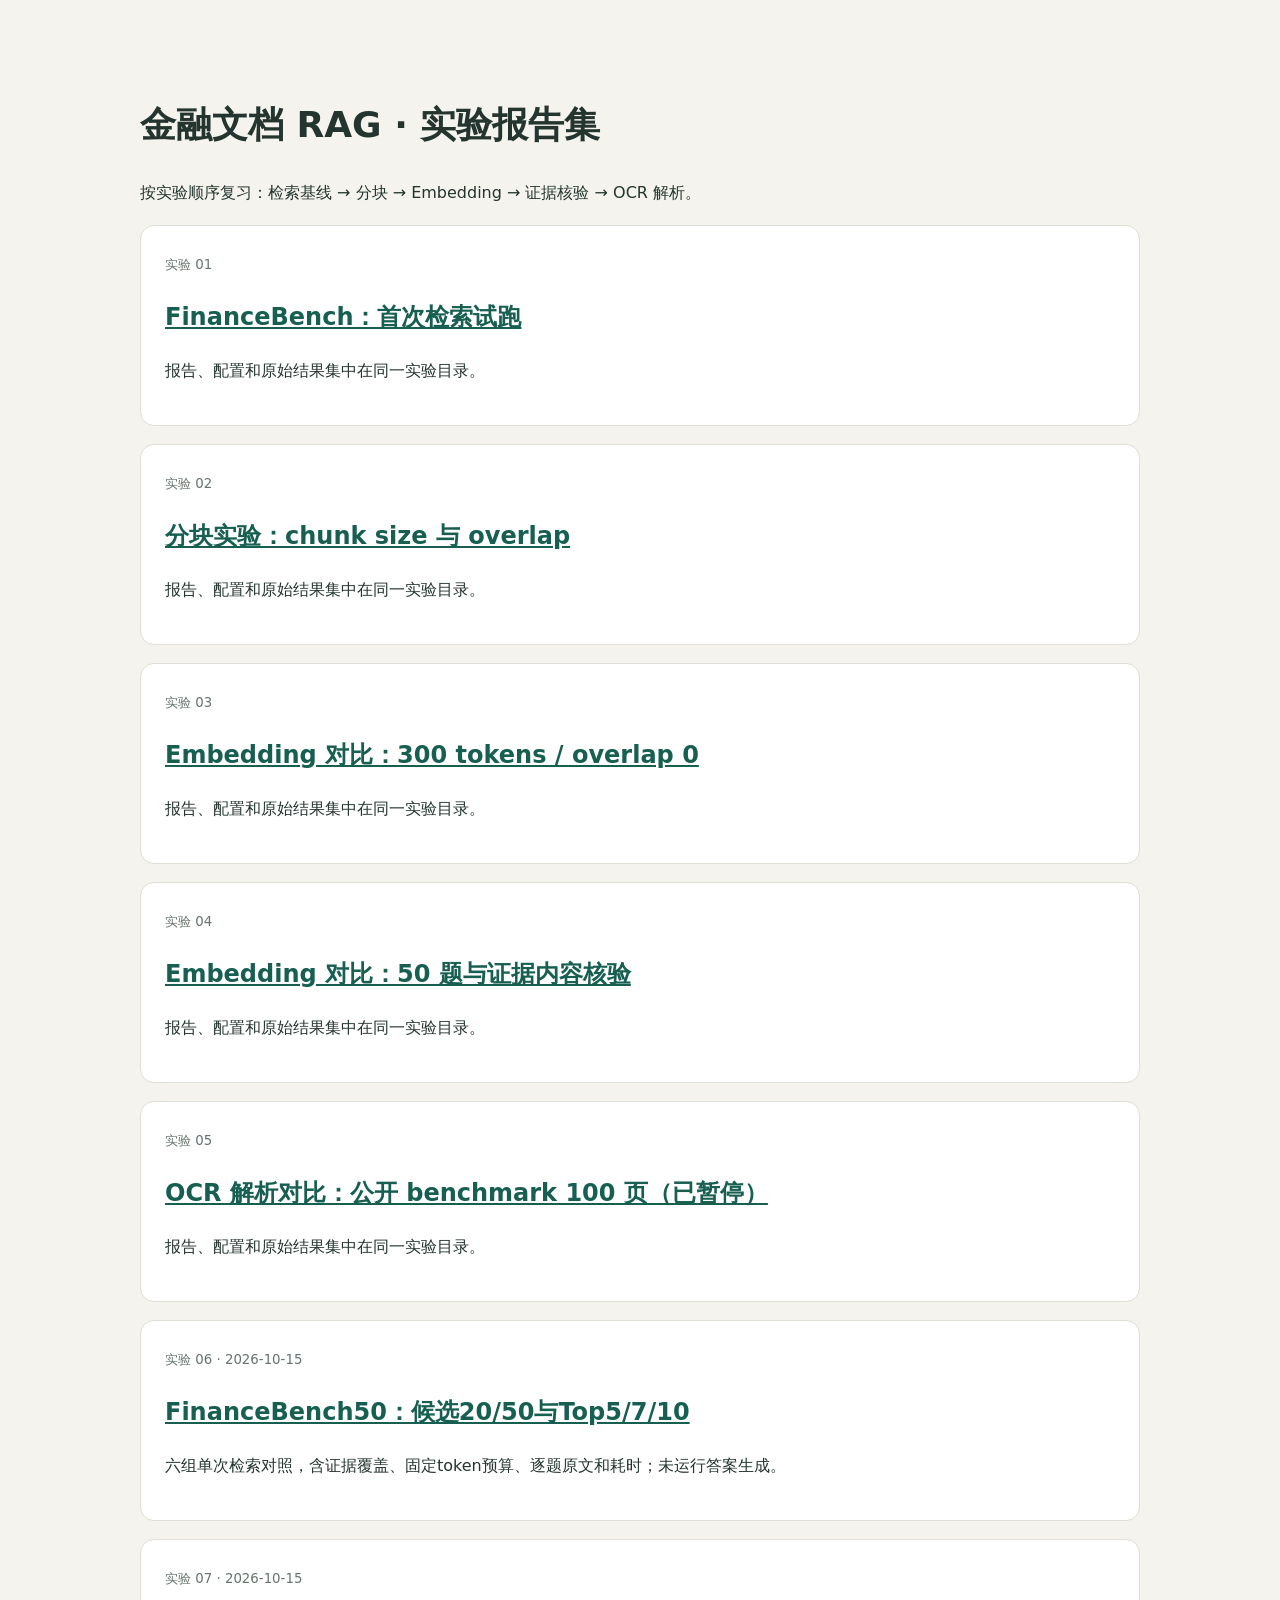
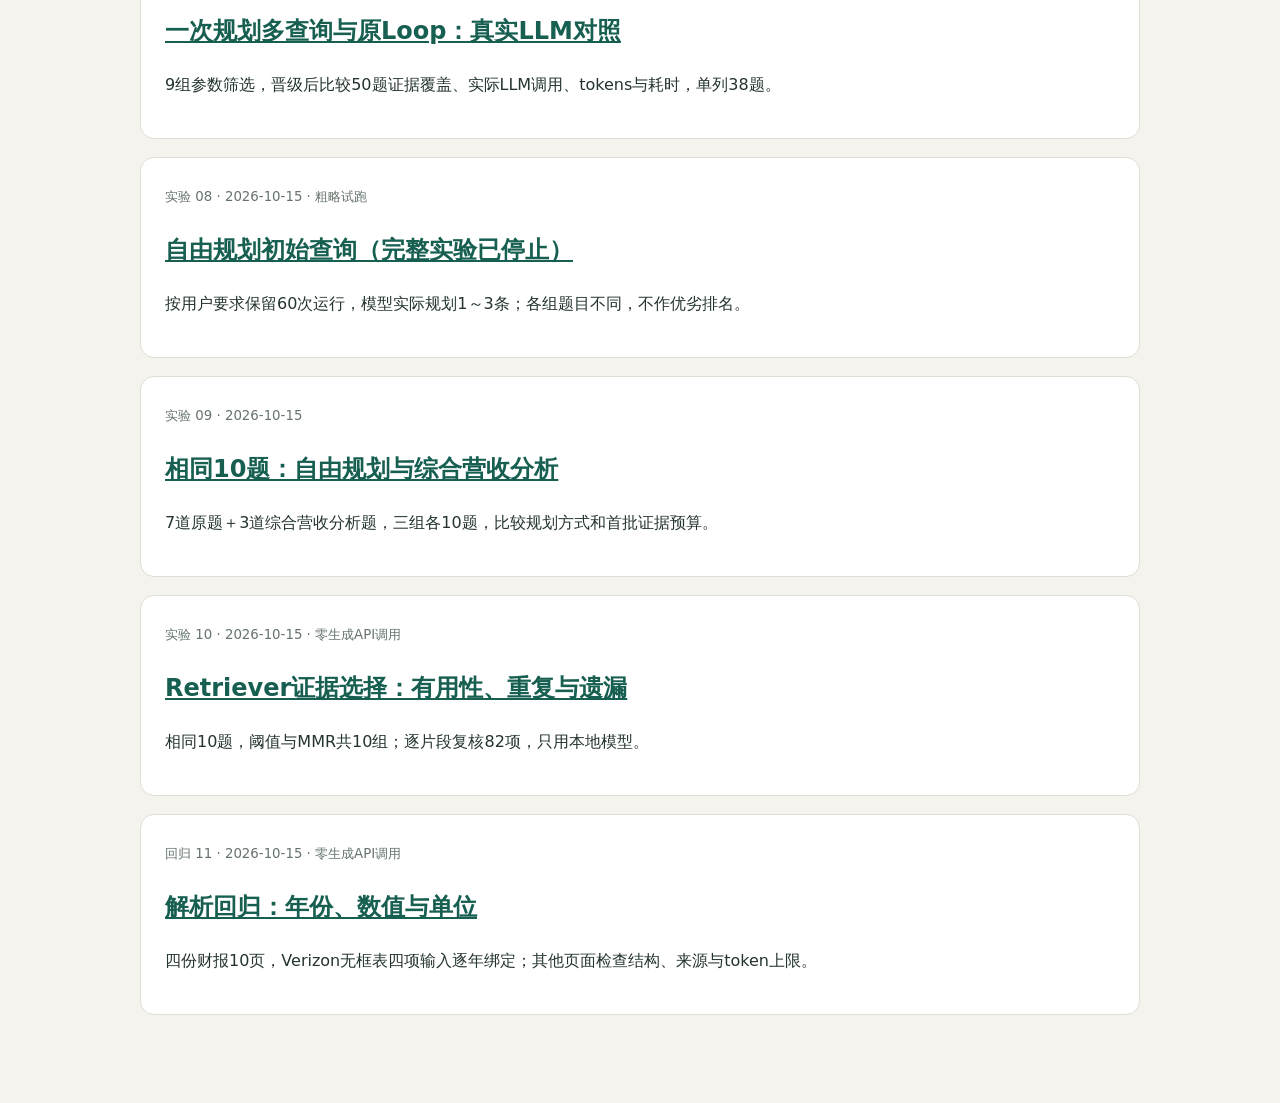
<file: reports/index.html>
<!doctype html><html lang="zh"><meta charset="utf-8"><meta name="viewport" content="width=device-width"><title>金融文档 RAG · 实验报告集</title><style>body{font:16px/1.7 system-ui;background:#f5f3ee;color:#24342f;max-width:1000px;margin:50px auto;padding:20px}a{color:#175f51}article{background:white;border-radius:14px;padding:24px;margin:18px 0;border:1px solid #deded4}h1{font-size:36px}small{color:#66746c}</style><h1>金融文档 RAG · 实验报告集</h1><p>按实验顺序复习：检索基线 → 分块 → Embedding → 证据核验 → OCR 解析。</p><article><small>实验 01</small><h2><a href="../outputs/financebench/pilot_20261013/report.html">FinanceBench：首次检索试跑</a></h2><p>报告、配置和原始结果集中在同一实验目录。</p></article><article><small>实验 02</small><h2><a href="../outputs/chunk_ablation/financebench_20261013/report.html">分块实验：chunk size 与 overlap</a></h2><p>报告、配置和原始结果集中在同一实验目录。</p></article><article><small>实验 03</small><h2><a href="../outputs/embedding_ablation/financebench_300_0_20261013/report.html">Embedding 对比：300 tokens / overlap 0</a></h2><p>报告、配置和原始结果集中在同一实验目录。</p></article><article><small>实验 04</small><h2><a href="../outputs/embedding_ablation/financebench50_300_0_20261013/report.html">Embedding 对比：50 题与证据内容核验</a></h2><p>报告、配置和原始结果集中在同一实验目录。</p></article><article><small>实验 05</small><h2><a href="../outputs/ocr_ablation/omnidoc100_20261013/report.html">OCR 解析对比：公开 benchmark 100 页（已暂停）</a></h2><p>报告、配置和原始结果集中在同一实验目录。</p></article><article><small>实验 06 · 2026-10-15</small><h2><a href="../outputs/retrieval_k_ablation/financebench50_20261015/report.html">FinanceBench50：候选20/50与Top5/7/10</a></h2><p>六组单次检索对照，含证据覆盖、固定token预算、逐题原文和耗时；未运行答案生成。</p></article><article><small>实验 07 · 2026-10-15</small><h2><a href="../outputs/batch_query_ablation/financebench50_20261015_8192/report.html">一次规划多查询与原Loop：真实LLM对照</a></h2><p>9组参数筛选，晋级后比较50题证据覆盖、实际LLM调用、tokens与耗时，单列38题。</p></article><article><small>实验 08 · 2026-10-15 · 粗略试跑</small><h2><a href="../outputs/adaptive_query_ablation/financebench50_20261015/report.html">自由规划初始查询（完整实验已停止）</a></h2><p>按用户要求保留60次运行，模型实际规划1～3条；各组题目不同，不作优劣排名。</p></article><article><small>实验 09 · 2026-10-15</small><h2><a href="../outputs/matched_query_ablation/revenue10_20261015/report.html">相同10题：自由规划与综合营收分析</a></h2><p>7道原题＋3道综合营收分析题，三组各10题，比较规划方式和首批证据预算。</p></article><article><small>实验 10 · 2026-10-15 · 零生成API调用</small><h2><a href="../outputs/evidence_selection_ablation/matched10_20261015/report.html">Retriever证据选择：有用性、重复与遗漏</a></h2><p>相同10题，阈值与MMR共10组；逐片段复核82项，只用本地模型。</p></article><article><small>回归 11 · 2026-10-15 · 零生成API调用</small><h2><a href="../outputs/parsing_regression/native_v2_final_20261015/report.html">解析回归：年份、数值与单位</a></h2><p>四份财报10页，Verizon无框表四项输入逐年绑定；其他页面检查结构、来源与token上限。</p></article></html>
</file>
